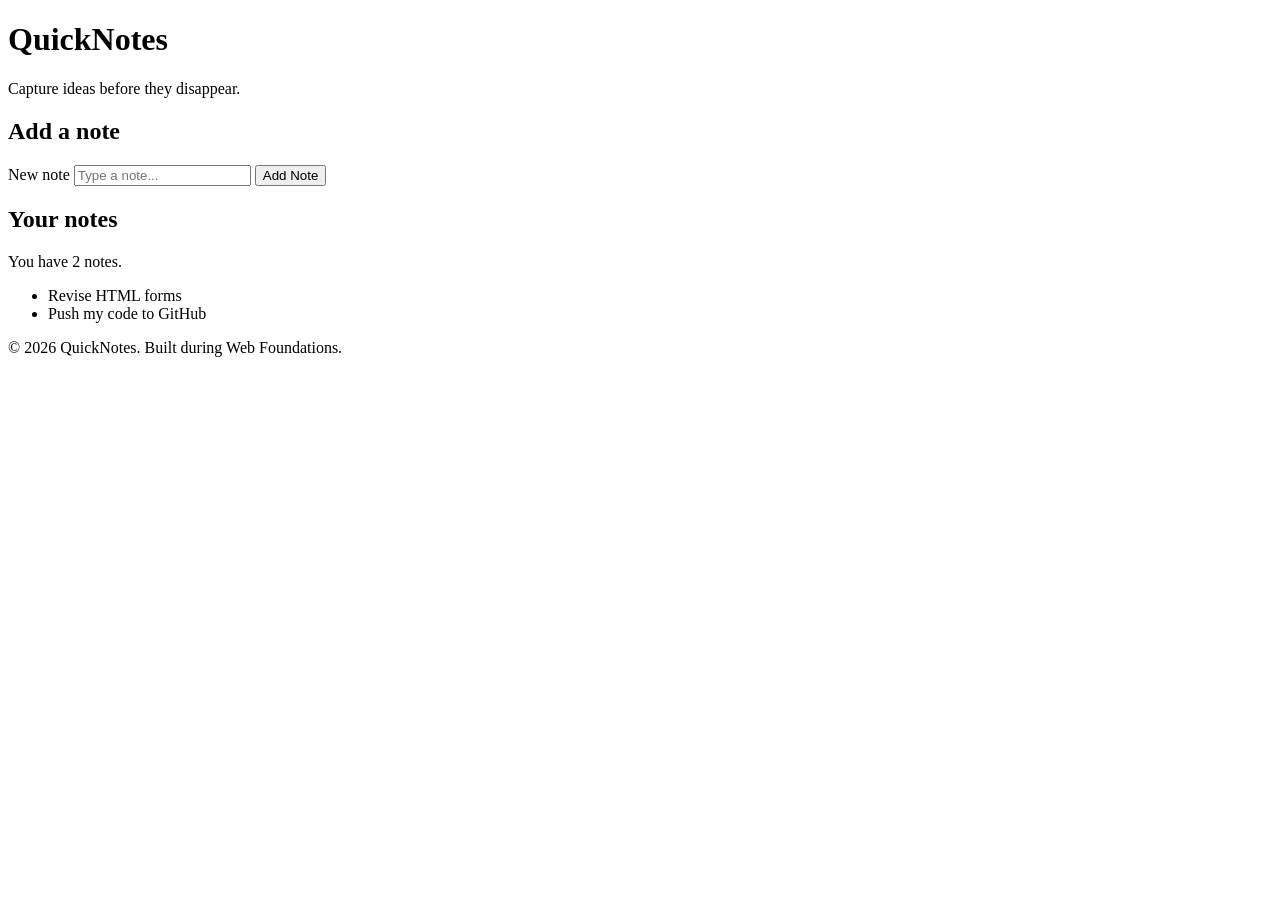
<file: quicknotes-day1/index.html>
<!DOCTYPE html>
<html lang="en">
  <head>
    <meta charset="UTF-8" />
    <meta name="viewport" content="width=device-width, initial-scale=1.0" />
    <title>QuickNotes</title>
  </head>
  <body>
    <header>
      <h1>QuickNotes</h1>
      <p>Capture ideas before they disappear.</p>
    </header>
 
    <main>
      <section>
        <h2>Add a note</h2>
        <form id="note-form">
          <label for="note-input">New note</label>
          <input type="text" id="note-input" placeholder="Type a note..." />
          <button type="submit">Add Note</button>
        </form>
      </section>
 
      <section>
        <h2>Your notes</h2>
        <p id="note-count">You have 2 notes.</p>
        <ul id="notes-list">
          <li>Revise HTML forms</li>
          <li>Push my code to GitHub</li>
        </ul>
      </section>
    </main>
 
    <footer>
      <p>&copy; 2026 QuickNotes. Built during Web Foundations.</p>
    </footer>
  </body>
</html>
</file>
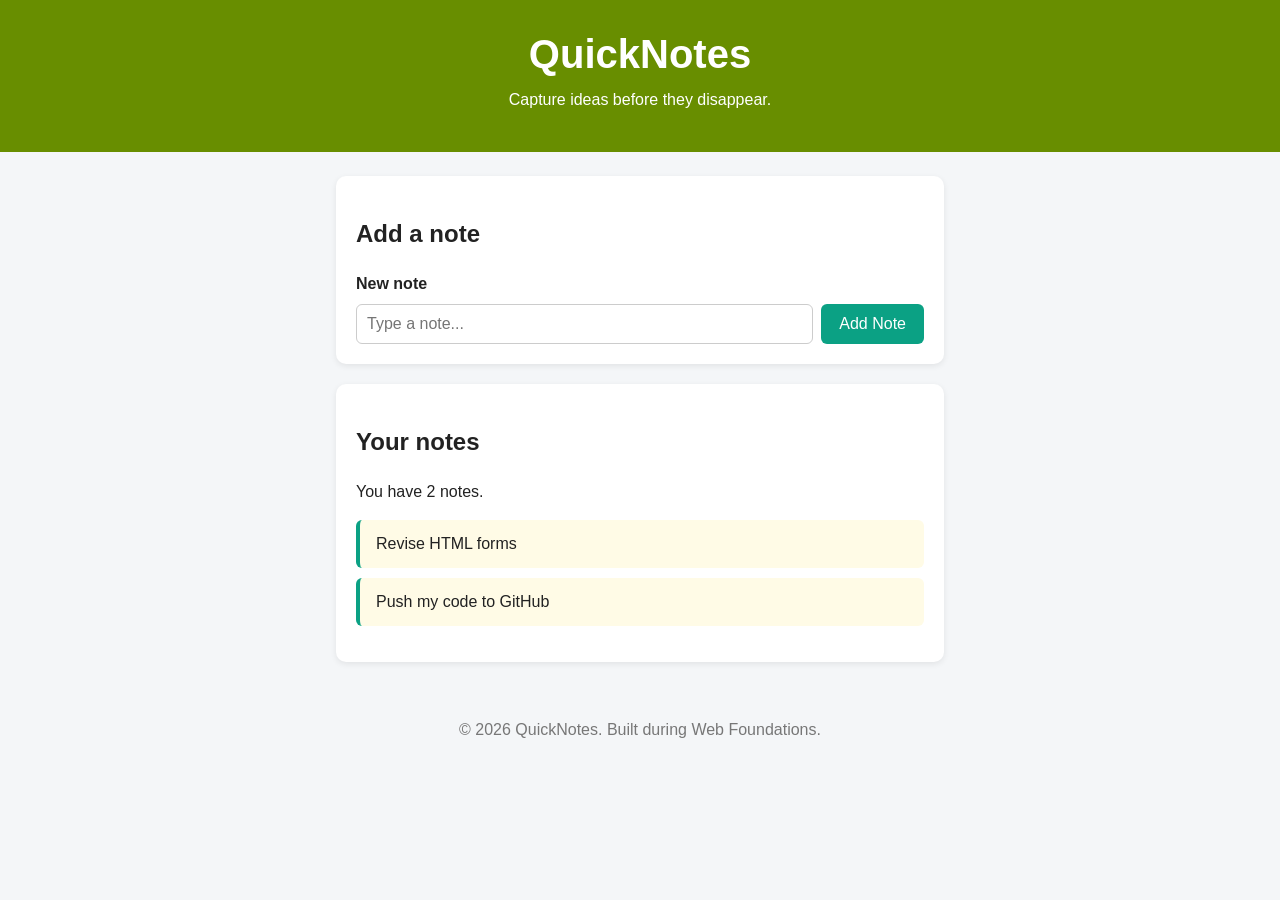
<file: quicknotes-day2/index.html>
<!DOCTYPE html>
<html lang="en">
  <head>
    <meta charset="UTF-8" />
    <meta name="viewport" content="width=device-width, initial-scale=1.0" />
    <link rel="stylesheet" href="styles.css" />
    <title>QuickNotes</title>
  </head>
  <body>
    <header>
      <h1>QuickNotes</h1>
      <p>Capture ideas before they disappear.</p>
    </header>
 
    <main>
      <section>
        <h2>Add a note</h2>
        <form id="note-form">
          <label for="note-input">New note</label>
          <input type="text" id="note-input" placeholder="Type a note..." />
          <button type="submit">Add Note</button>
        </form>
      </section>
 
      <section>
        <h2>Your notes</h2>
        <p id="note-count">You have 2 notes.</p>
        <ul id="notes-list">
          <li>Revise HTML forms</li>
          <li>Push my code to GitHub</li>
        </ul>
      </section>
    </main>
 
    <footer>
      <p>&copy; 2026 QuickNotes. Built during Web Foundations.</p>
    </footer>
  </body>
</html>
</file>
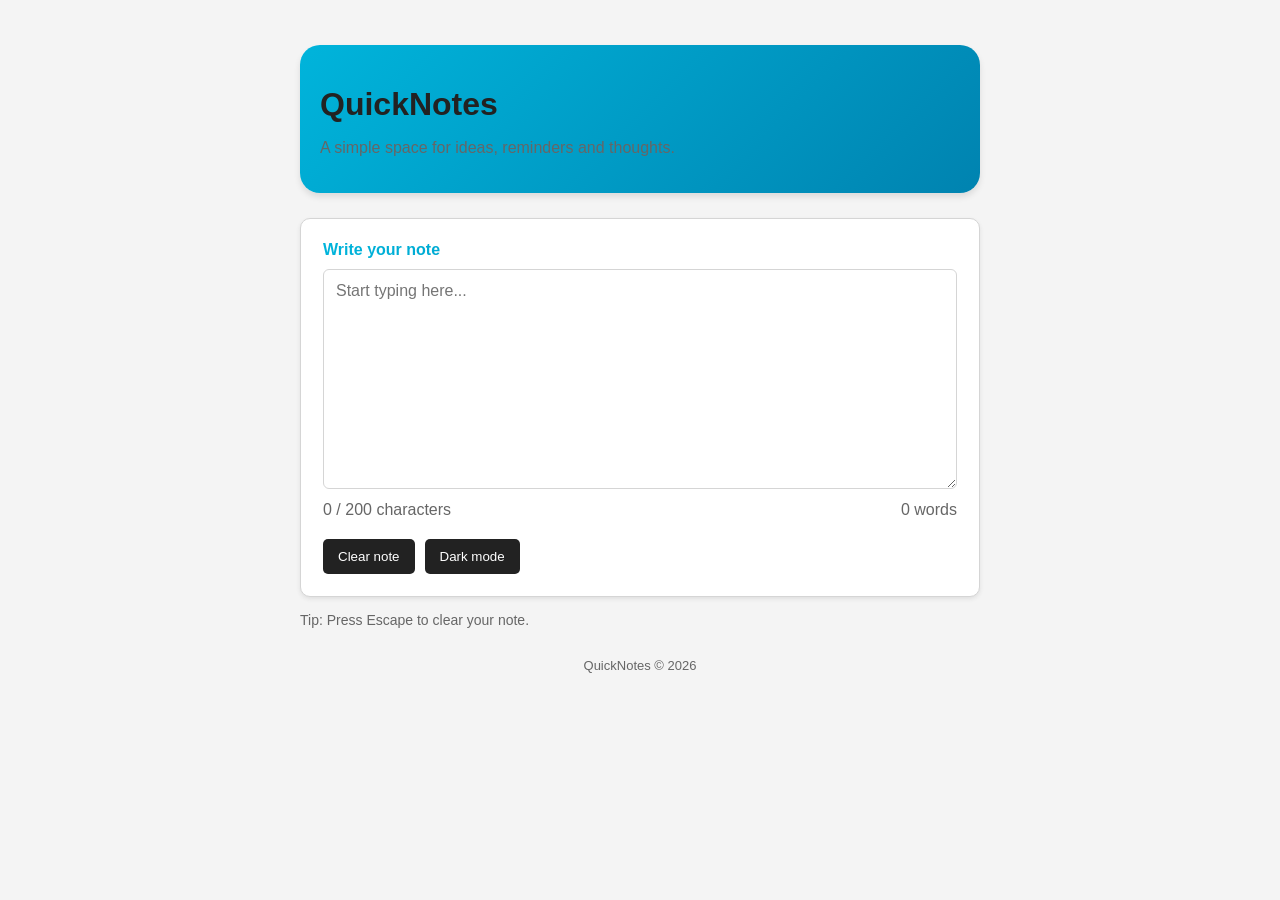
<file: quicknotes-day4/index.html>
<!DOCTYPE html>
<html lang="en">
<head>
    <meta charset="UTF-8">
    <meta name="viewport" content="width=device-width, initial-scale=1.0">
    <title>QuickNotes - Writing Pad</title>

    <link rel="stylesheet" href="styles.css">
    <script src="script.js" defer></script>
</head>

<body>

    <main class="container">

        <header>
            <h1>QuickNotes</h1>
            <p>A simple space for ideas, reminders and thoughts.</p>
        </header>

        <section class="note-card">
            <label for="note-text">Write your note</label>

            <textarea
                id="note-text"
                placeholder="Start typing here..."
                rows="10"
            ></textarea>

            <div class="note-info">
                <p id="char-count">0 / 200 characters</p>
                <p id="word-count">0 words</p>
            </div>

            <div class="buttons">
                <button id="clear-btn" type="button">Clear note</button>
                <button id="theme-toggle" type="button">Dark mode</button>
            </div>
        </section>

        <p class="tip">Tip: Press Escape to clear your note.</p>

        <footer>
            <p>QuickNotes &copy; 2026</p>
        </footer>

    </main>

</body>
</html>
</file>
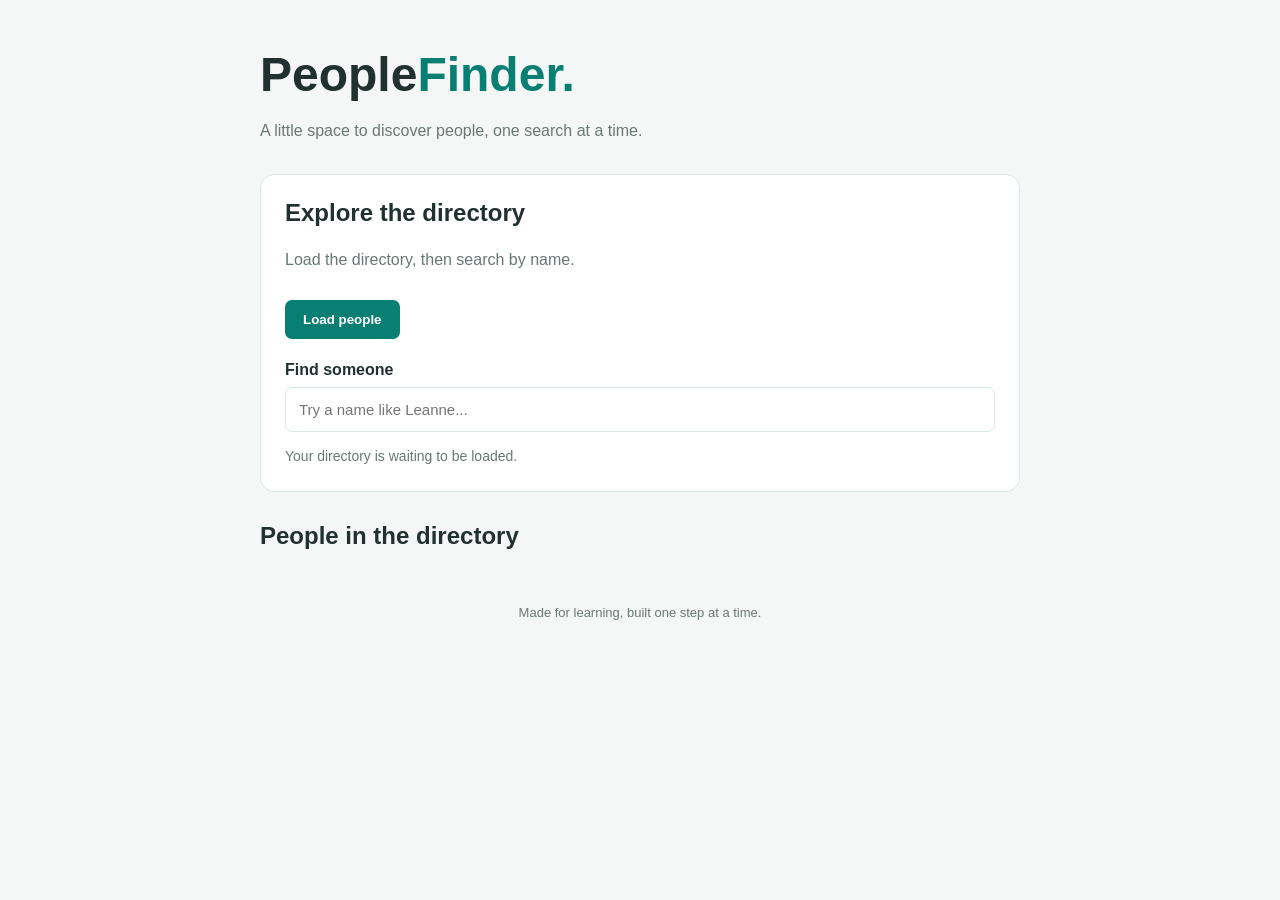
<file: quicknotes-day5/index.html>
<!DOCTYPE html>
<html lang="en">
<head>
    <meta charset="UTF-8">
    <meta name="viewport" content="width=device-width, initial-scale=1.0">
    <title>People Finder | Day 5</title>
    <link rel="stylesheet" href="styles.css">
    <script src="users.js" defer></script>
</head>

<body>
    <header class="page-header">
        <h1>People<span>Finder.</span></h1>
        <p class="intro">
            A little space to discover people, one search at a time.
        </p>
    </header>

    <main class="container">
        <section class="search-panel">
            <div class="section-heading">
                <h2>Explore the directory</h2>
                <p>Load the directory, then search by name.</p>
            </div>

            <button id="load-users" type="button">
                Load people
            </button>

            <label for="filter-input">Find someone</label>
            <input
                type="text"
                id="filter-input"
                placeholder="Try a name like Leanne..."
            >

            <p id="status" aria-live="polite">
                Your directory is waiting to be loaded.
            </p>
        </section>

        <section class="results-section">
            <h2>People in the directory</h2>
            <ul id="users-list"></ul>
        </section>
    </main>

    <footer>
        <p>Made for learning, built one step at a time.</p>
    </footer>
</body>
</html>
</file>
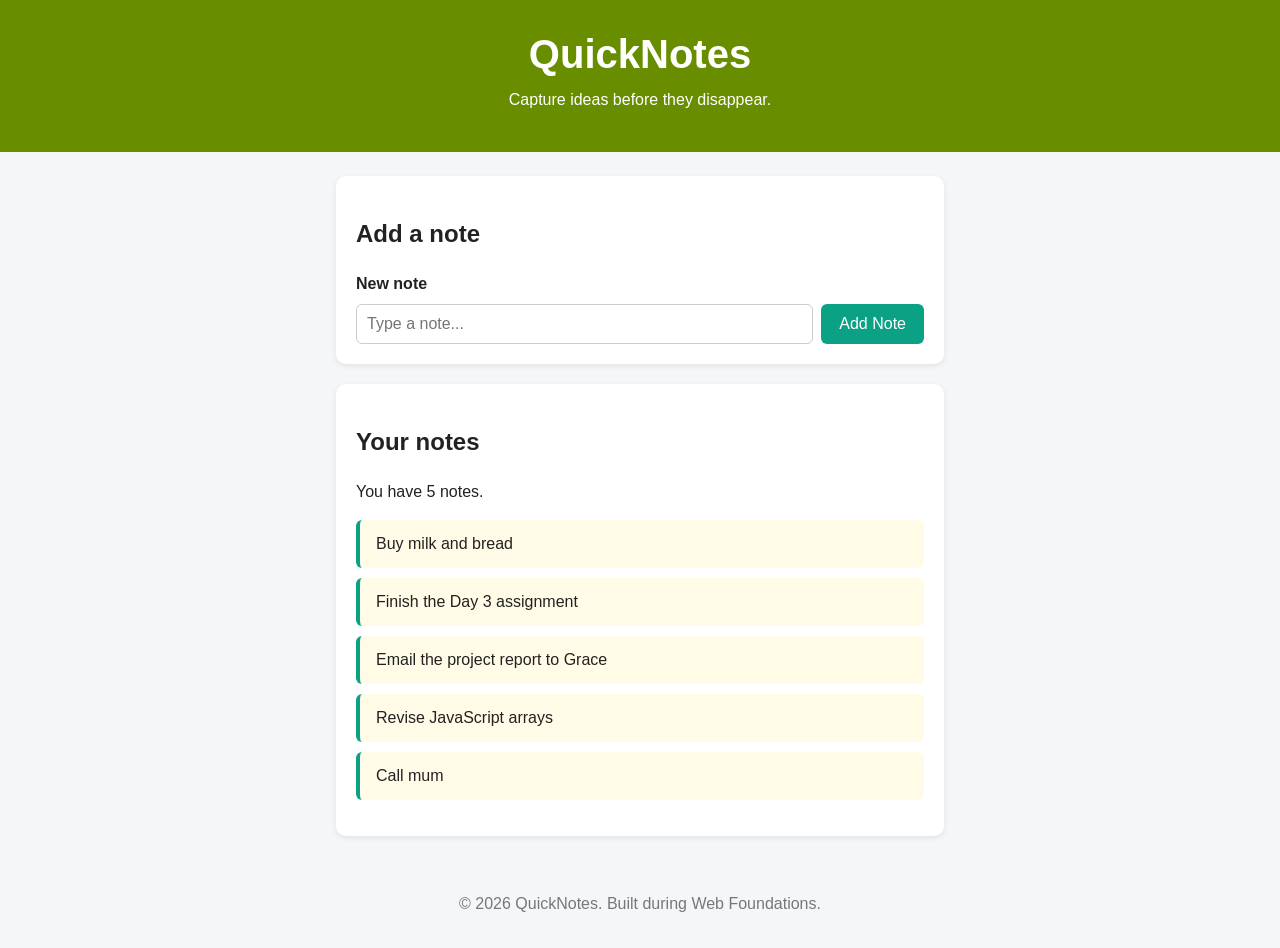
<file: quicknotes-day3/javascript/index.html>
<!DOCTYPE html>
<html lang="en">
  <head>
    <meta charset="UTF-8" />
    <meta name="viewport" content="width=device-width, initial-scale=1.0" />
    <link rel="stylesheet" href="styles.css" />
    <title>QuickNotes</title>
    <script src="script.js" defer></script>
  </head>
  <body>
    <header>
      <h1>QuickNotes</h1>
      <p>Capture ideas before they disappear.</p>
    </header>

    <main>
      <section>
        <h2>Add a note</h2>
        <form id="note-form">
          <label for="note-input">New note</label>
          <input
            type="text"
            id="note-input"
            placeholder="Type a note..."
          />
          <button type="submit">Add Note</button>
        </form>
      </section>

      <section>
        <h2>Your notes</h2>
        <p id="note-count">You have 5 notes.</p>
        <ul id="notes-list">
          <li>Buy milk and bread</li>
          <li>Finish the Day 3 assignment</li>
          <li>Email the project report to Grace</li>
          <li>Revise JavaScript arrays</li>
          <li>Call mum</li>
        </ul>
      </section>
    </main>

    <footer>
      <p>&copy; 2026 QuickNotes. Built during Web Foundations.</p>
    </footer>
  </body>
</html>
</file>
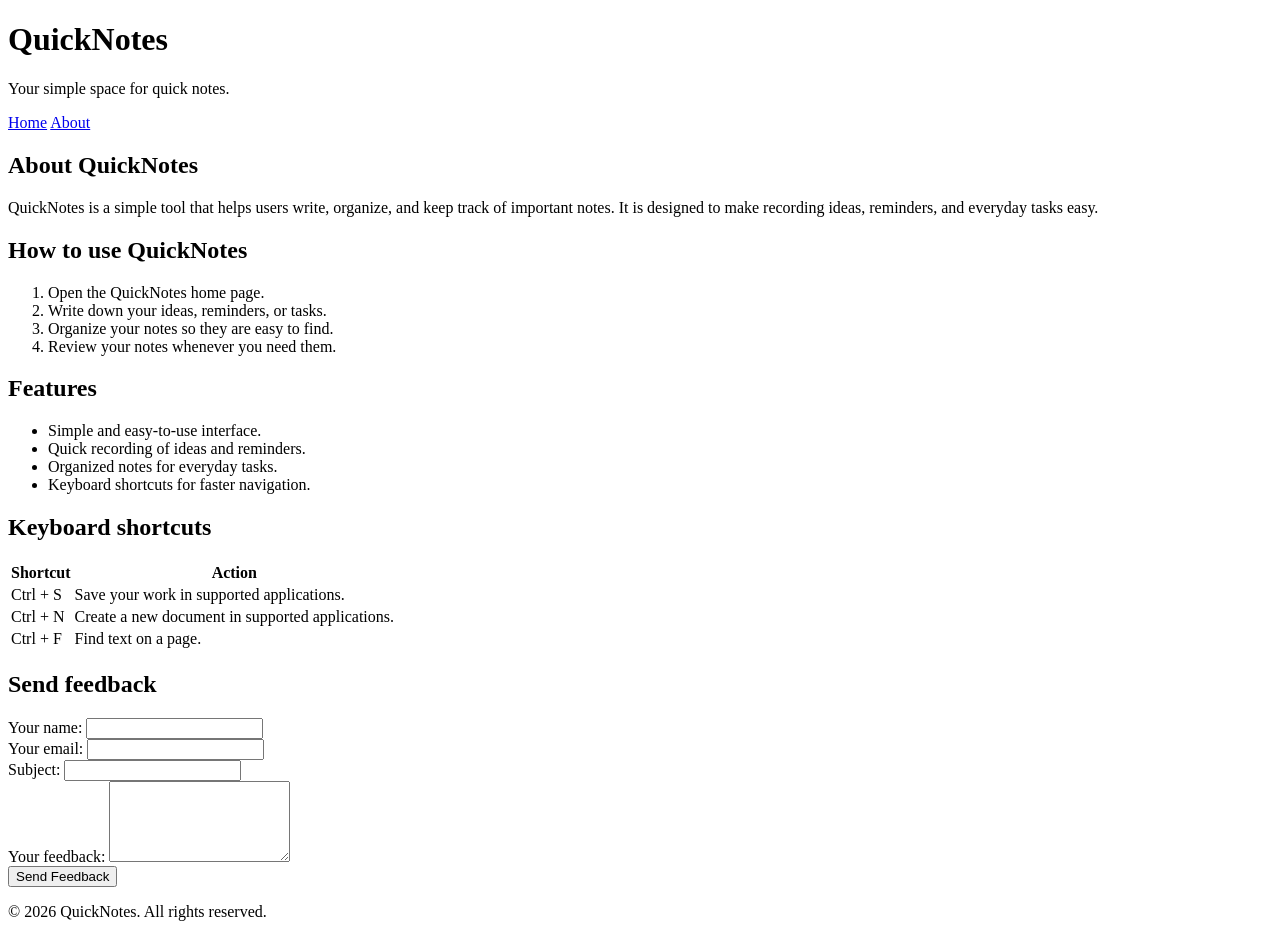
<file: quicknotes-day1/about.html>
<!DOCTYPE html>
<html lang="en">
<head>
    <meta charset="UTF-8">
    <meta name="viewport" content="width=device-width, initial-scale=1.0">
    <title>About QuickNotes</title>
</head>
<body>

    <header>
        <h1>QuickNotes</h1>
        <p>Your simple space for quick notes.</p>

        <nav>
            <a href="index.html">Home</a>
            <a href="about.html">About</a>
        </nav>
    </header>

    <main>
        <h2>About QuickNotes</h2>

        <p>
            QuickNotes is a simple tool that helps users write, organize,
            and keep track of important notes. It is designed to make
            recording ideas, reminders, and everyday tasks easy.
        </p>

        <section>
            <h2>How to use QuickNotes</h2>
            <ol>
                <li>Open the QuickNotes home page.</li>
                <li>Write down your ideas, reminders, or tasks.</li>
                <li>Organize your notes so they are easy to find.</li>
                <li>Review your notes whenever you need them.</li>
            </ol>
        </section>

        <section>
            <h2>Features</h2>
            <ul>
                <li>Simple and easy-to-use interface.</li>
                <li>Quick recording of ideas and reminders.</li>
                <li>Organized notes for everyday tasks.</li>
                <li>Keyboard shortcuts for faster navigation.</li>
            </ul>
        </section>

        <section>
            <h2>Keyboard shortcuts</h2>
            <table>
                <thead>
                    <tr>
                        <th scope="col">Shortcut</th>
                        <th scope="col">Action</th>
                    </tr>
                </thead>
                <tbody>
                    <tr>
                        <td>Ctrl + S</td>
                        <td>Save your work in supported applications.</td>
                    </tr>
                    <tr>
                        <td>Ctrl + N</td>
                        <td>Create a new document in supported applications.</td>
                    </tr>
                    <tr>
                        <td>Ctrl + F</td>
                        <td>Find text on a page.</td>
                    </tr>
                </tbody>
            </table>
        </section>

        <section>
            <h2>Send feedback</h2>

            <form action="#" method="post">
                <div>
                    <label for="name">Your name:</label>
                    <input type="text" id="name" name="name" required>
                </div>

                <div>
                    <label for="email">Your email:</label>
                    <input type="email" id="email" name="email" required>
                </div>

                <div>
                    <label for="subject">Subject:</label>
                    <input type="text" id="subject" name="subject" required>
                </div>

                <div>
                    <label for="message">Your feedback:</label>
                    <textarea id="message" name="message"
                        rows="5" required></textarea>
                </div>

                <button type="submit">Send Feedback</button>
            </form>
        </section>
    </main>

    <footer>
        <p>&copy; 2026 QuickNotes. All rights reserved.</p>
    </footer>

</body>
</html>
</file>
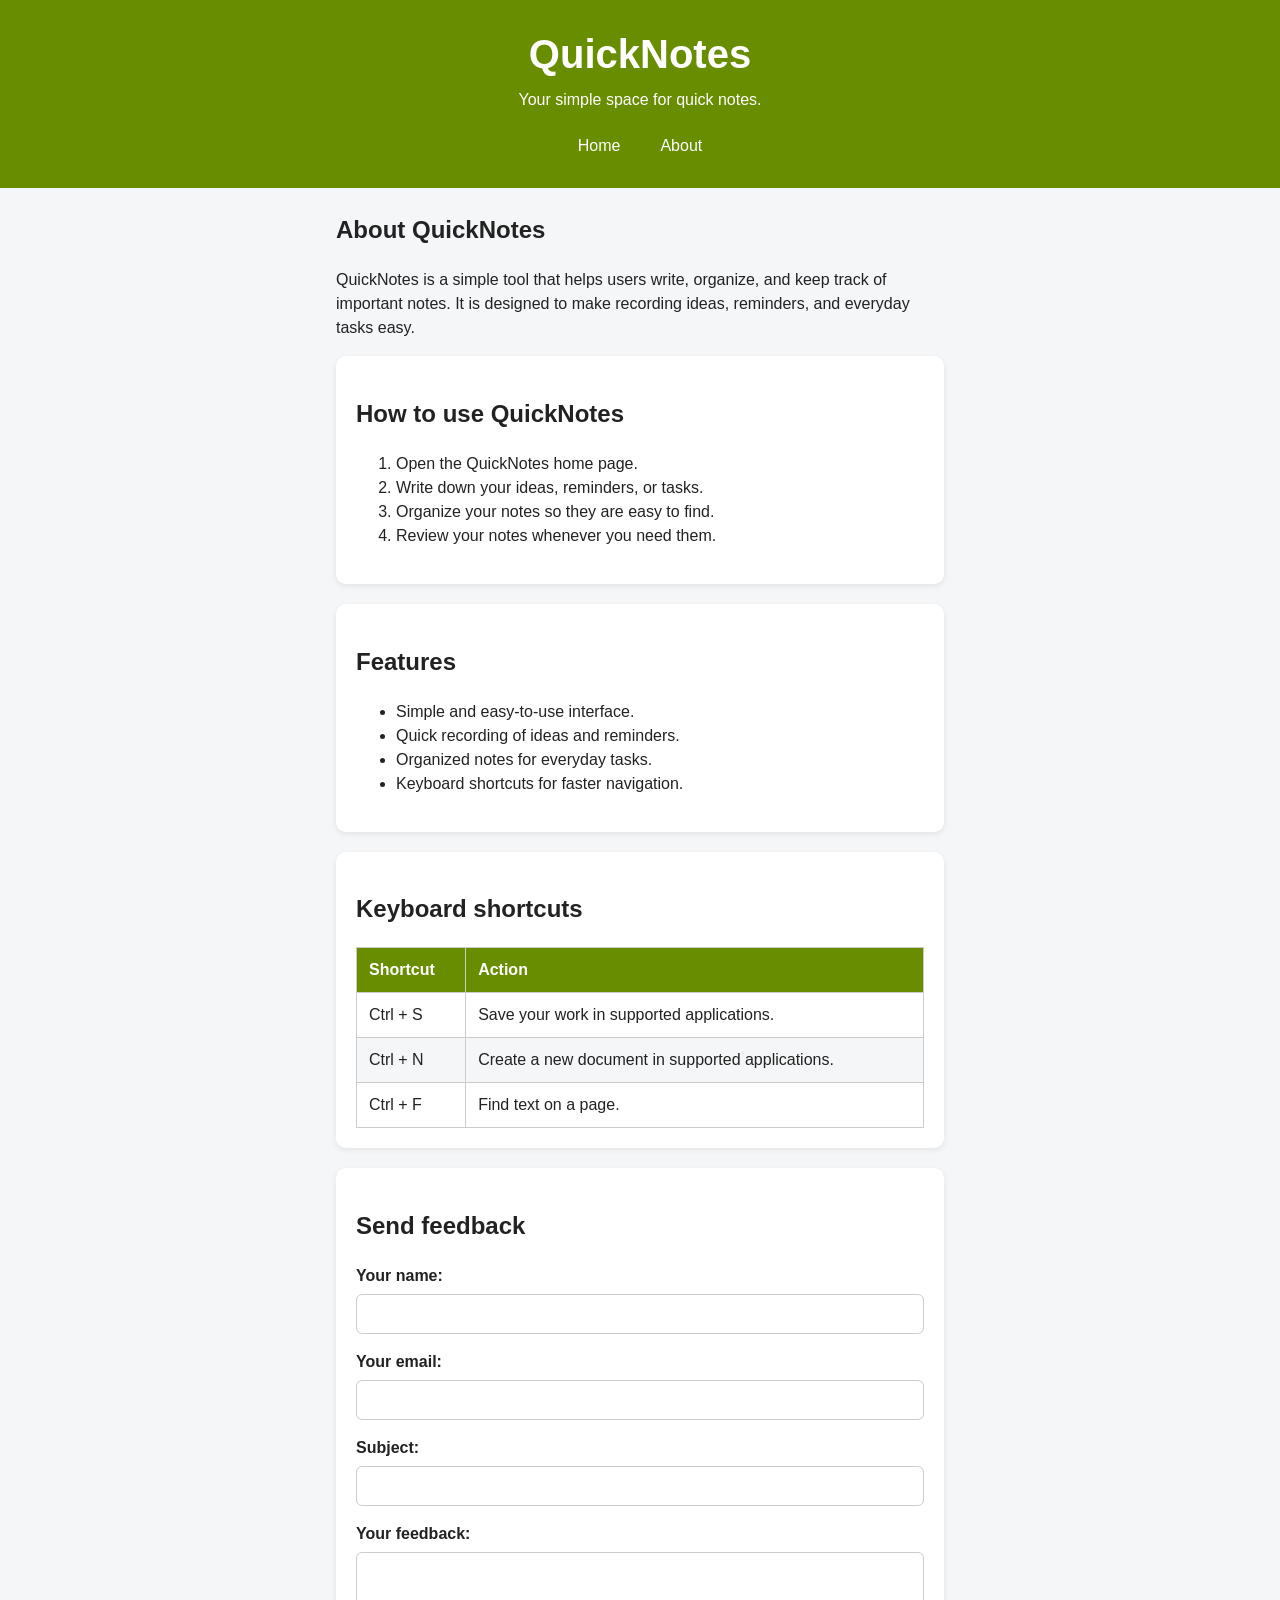
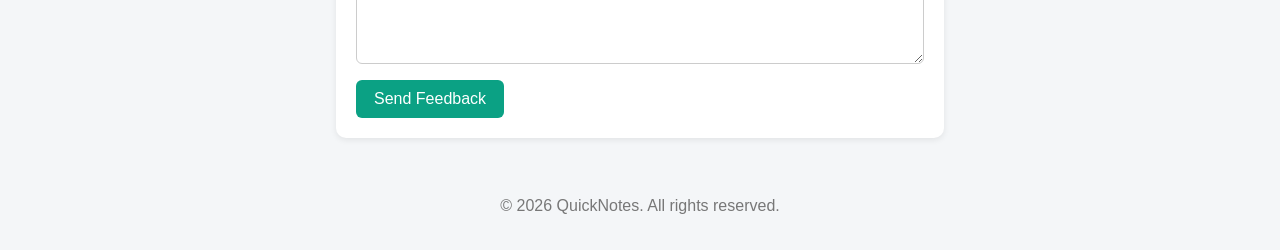
<file: quicknotes-day2/about.html>
<!DOCTYPE html>
<html lang="en">
<head>
    <meta charset="UTF-8">
    <meta name="viewport" content="width=device-width, initial-scale=1.0">
    <link rel="stylesheet" href="styles.css">
    <title>About QuickNotes</title>
</head>
<body>

    <header>
        <h1>QuickNotes</h1>
        <p>Your simple space for quick notes.</p>

        <nav>
            <a href="index.html">Home</a>
            <a href="about.html">About</a>
        </nav>
    </header>

    <main>
        <h2>About QuickNotes</h2>

        <p>
            QuickNotes is a simple tool that helps users write, organize,
            and keep track of important notes. It is designed to make
            recording ideas, reminders, and everyday tasks easy.
        </p>

        <section>
            <h2>How to use QuickNotes</h2>
            <ol>
                <li>Open the QuickNotes home page.</li>
                <li>Write down your ideas, reminders, or tasks.</li>
                <li>Organize your notes so they are easy to find.</li>
                <li>Review your notes whenever you need them.</li>
            </ol>
        </section>

        <section>
            <h2>Features</h2>
            <ul>
                <li>Simple and easy-to-use interface.</li>
                <li>Quick recording of ideas and reminders.</li>
                <li>Organized notes for everyday tasks.</li>
                <li>Keyboard shortcuts for faster navigation.</li>
            </ul>
        </section>

        <section>
            <h2>Keyboard shortcuts</h2>
            <table>
                <thead>
                    <tr>
                        <th scope="col">Shortcut</th>
                        <th scope="col">Action</th>
                    </tr>
                </thead>
                <tbody>
                    <tr>
                        <td>Ctrl + S</td>
                        <td>Save your work in supported applications.</td>
                    </tr>
                    <tr>
                        <td>Ctrl + N</td>
                        <td>Create a new document in supported applications.</td>
                    </tr>
                    <tr>
                        <td>Ctrl + F</td>
                        <td>Find text on a page.</td>
                    </tr>
                </tbody>
            </table>
        </section>

        <section>
            <h2>Send feedback</h2>

            <form action="#" method="post">
                <div>
                    <label for="name">Your name:</label>
                    <input type="text" id="name" name="name" required>
                </div>

                <div>
                    <label for="email">Your email:</label>
                    <input type="email" id="email" name="email" required>
                </div>

                <div>
                    <label for="subject">Subject:</label>
                    <input type="text" id="subject" name="subject" required>
                </div>

                <div>
                    <label for="message">Your feedback:</label>
                    <textarea id="message" name="message"
                        rows="5" required></textarea>
                </div>

                <button type="submit">Send Feedback</button>
            </form>
        </section>
    </main>

    <footer>
        <p>&copy; 2026 QuickNotes. All rights reserved.</p>
    </footer>

</body>
</html>
</file>
<file: quicknotes-day2/styles.css>
/* 1. Reset */
*,
*::before,
*::after {
  box-sizing: border-box;
}

body {
  margin: 0;
  font-family: "Segoe UI", Arial, sans-serif;
  background-color: #f4f6f8;
  color: #222;
  line-height: 1.5;
}

/* 2. Header */
header {
  background-color: #688e00;
  color: white;
  text-align: center;
  padding: 24px 16px;
}

header h1 {
  margin: 0;
  font-size: 2.5rem;
}

header p {
  margin: 4px 0 16px;
}

/* 3. Navigation (Flexbox) */
nav {
  display: flex;
  justify-content: center;
  gap: 16px;
}

nav a {
  color: white;
  text-decoration: none;
  padding: 6px 12px;
  border-radius: 6px;
  transition: background-color 0.3s ease, color 0.3s ease;
}

nav a:hover {
  background-color: white;
  color: #85c9069e;
}

/* 4. Centred main and card sections */
main {
  max-width: 640px;
  margin: 24px auto;
  padding: 0 16px;
}

section {
  background: white;
  padding: 20px;
  border-radius: 10px;
  margin-bottom: 20px;
  box-shadow: 0 2px 6px rgba(0, 0, 0, 0.08);
}

/* 5. Features list as a responsive card grid */
.features {
  list-style: none;
  padding: 0;
  margin: 0;
  display: grid;
  grid-template-columns: repeat(auto-fit, minmax(180px, 1fr));
  gap: 16px;
}

.features li {
  background-color: #fffbe6;
  border-left: 4px solid #0ba184;
  padding: 16px;
  border-radius: 8px;
  box-shadow: 0 2px 6px rgba(0, 0, 0, 0.08);
}

/* 6. Shortcuts table */
table {
  width: 100%;
  border-collapse: collapse;
}

th,
td {
  border: 1px solid #ccc;
  padding: 10px 12px;
  text-align: left;
}

th {
  background-color: #688e00;
  color: white;
}

tbody tr:nth-child(even) {
  background-color: #f4f6f8;
}

/* 7. Forms */
/* Home page note form: label on top, input + button in a row */
#note-form {
  display: flex;
  gap: 8px;
  flex-wrap: wrap;
}

#note-form label {
  width: 100%;
  font-weight: bold;
}

#note-input {
  flex: 1;
  padding: 10px;
  border: 1px solid #ccc;
  border-radius: 6px;
  font-size: 1rem;
}

/* Feedback form: fields stacked vertically at full width */
form:not(#note-form) br {
  display: none;
}

form:not(#note-form) div {
  margin-bottom: 16px;
}

form:not(#note-form) label {
  display: block;
  font-weight: bold;
  margin-bottom: 6px;
}

form:not(#note-form) input,
form:not(#note-form) textarea {
  display: block;
  width: 100%;
  padding: 10px;
  border: 1px solid #ccc;
  border-radius: 6px;
  font-size: 1rem;
  font-family: inherit;
}

form:not(#note-form) input:focus,
form:not(#note-form) textarea:focus {
  outline: 2px solid #0ba184;
  border-color: #0ba184;
}

/* 8. Buttons with transition */
button {
  background-color: #0ba184;
  color: white;
  border: none;
  padding: 10px 18px;
  border-radius: 6px;
  font-size: 1rem;
  cursor: pointer;
  transition: background-color 0.3s ease, transform 0.2s ease;
}

button:hover {
  background-color: #088a70;
  transform: translateY(-2px);
}

/* 9. Notes list */
#notes-list {
  list-style: none;
  padding: 0;
}

#notes-list li {
  background-color: #fffbe6;
  border-left: 4px solid #0ba184;
  padding: 12px 16px;
  margin-bottom: 10px;
  border-radius: 6px;
}

/* 10. Footer */
footer {
  text-align: center;
  color: #777;
  padding: 16px;
}

/* 11. Phones */
@media (max-width: 600px) {
  header {
    padding: 14px 12px;
  }

  header h1 {
    font-size: 1.6rem;
  }

  #note-form {
    flex-direction: column;
  }

  th,
  td {
    padding: 8px;
    font-size: 0.9rem;
  }
}
</file>
<file: quicknotes-day4/styles.css>
:root {
    --background: #f4f4f4;
    --card: #ffffff;
    --text: #222222;
    --muted: #666666;
    --border: #d5d5d5;
    --button: #222222;
    --button-text: #ffffff;
}

body.dark {
    --background: #202124;
    --card: #303134;
    --text: #f1f1f1;
    --muted: #b8b8b8;
    --border: #555555;
    --button: #f1f1f1;
    --button-text: #202124;
}

* {
    box-sizing: border-box;
}

body {
    margin: 0;
    font-family: Arial, sans-serif;
    background-color: var(--background);
    color: var(--text);
    transition: 0.2s;
}

.container {
    width: 90%;
    max-width: 680px;
    margin: 45px auto;
}

header {
    margin-bottom: 25px;
    border-radius: 20px;
    padding: 20px;
    font-family: 'Segoe UI', Tahoma, Geneva, Verdana, sans-serif;
    background-image: linear-gradient(135deg, #00b4db, #0083b0);
    box-shadow: 0 4px 6px rgba(0, 0, 0, 0.1);

}

header h1 {
    margin-bottom: 5px;
}

header p,
.tip,
footer {
    color: var(--muted);
}

.note-card {
    background-color: var(--card);
    color: var(--text);
    box-shadow: 0 2px 4px rgba(50, 49, 49, 0.1);
    border: 1px solid var(--border);
    border-radius: 10px;
    padding: 22px;
}

label {
    display: block;
    margin-bottom: 10px;
    font-weight: bold;
    background: linear-gradient(to right, #00b4db, #0083b0);
    background-clip: text;
    -webkit-background-clip: text;
    -webkit-text-fill-color: transparent;

}

textarea {
    width: 100%;
    min-height: 220px;
    padding: 12px;
    resize: vertical;
    border: 1px solid var(--border);
    border-radius: 6px;
    background: var(--card);
    color: var(--text);
    font-family: inherit;
    font-size: 16px;
}

.note-info {
    display: flex;
    justify-content: space-between;
    margin-top: 8px;
}

.note-info p {
    margin: 0;
    color: var(--muted);
}

.warning {
    color: orange !important;
}

.over {
    color: red !important;
    font-weight: bold;
}

.buttons {
    display: flex;
    gap: 10px;
    margin-top: 20px;
    
}

button {
    padding: 10px 15px;
    border: none;
    border-radius: 5px;
    background-color: var(--button);
    color: var(--button-text);
    cursor: pointer;
}

button:hover {
    opacity: 0.9;
    cursor: pointer;
    box-shadow: 0 4px 6px rgba(0, 0, 0, 0.1);
}

.tip {
    font-size: 14px;
    margin-top: 15px;
}

footer {
    text-align: center;
    font-size: 13px;
    margin-top: 30px;
}
</file>
<file: quicknotes-day5/styles.css>
:root {
    --background: #f4f7f5;
    --surface: #ffffff;
    --text: #20312f;
    --muted: #687875;
    --accent: #087f72;
    --highlight: #f2a65a;
    --border: #dce6e2;
}

* {
    box-sizing: border-box;
}

body {
    margin: 0;
    padding: 35px 18px;
    background: var(--background);
    color: var(--text);
    font-family: Arial, sans-serif;
}

.page-header,
.container,
footer {
    max-width: 760px;
    margin-left: auto;
    margin-right: auto;
}

.page-header {
    margin-bottom: 30px;
}

.eyebrow {
    color: var(--accent);
    font-size: 12px;
    font-weight: bold;
    letter-spacing: 2px;
}

h1 {
    font-size: clamp(34px, 7vw, 48px);
    margin: 12px 0;
}

h1 span {
    color: var(--accent);
}

.intro,
.section-heading p {
    color: var(--muted);
    line-height: 1.6;
}

.search-panel {
    padding: 24px;
    background: var(--surface);
    border: 1px solid var(--border);
    border-radius: 14px;
}

.section-heading h2,
.results-section h2 {
    margin-top: 0;
}

button {
    padding: 12px 18px;
    margin: 12px 0 22px;
    border: none;
    border-radius: 7px;
    background: var(--accent);
    color: white;
    font-weight: bold;
    cursor: pointer;
}

button:hover {
    opacity: 0.88;
}

button:disabled {
    opacity: 0.55;
    cursor: wait;
}

label {
    display: block;
    margin-bottom: 8px;
    font-weight: bold;
}

input {
    width: 100%;
    padding: 13px;
    border: 1px solid var(--border);
    border-radius: 7px;
    font-size: 15px;
    background: var(--surface);
    color: var(--text);
}

input:focus {
    outline: 2px solid var(--highlight);
    border-color: transparent;
}

#status {
    color: var(--muted);
    font-size: 14px;
    line-height: 1.5;
    margin-bottom: 0;
}

.results-section {
    margin-top: 30px;
}

#users-list {
    list-style: none;
    padding: 0;
    display: grid;
    grid-template-columns: repeat(auto-fit, minmax(240px, 1fr));
    gap: 14px;
}

#users-list li {
    padding: 18px;
    background: var(--surface);
    border: 1px solid var(--border);
    border-top: 4px solid var(--highlight);
    border-radius: 10px;
    overflow-wrap: anywhere;
}

#users-list h2 {
    font-size: 18px;
    margin: 0 0 14px;
    color: var(--accent);
}

#users-list p {
    font-size: 14px;
    line-height: 1.5;
    margin: 8px 0;
}

footer {
    margin-top: 35px;
    text-align: center;
    color: var(--muted);
    font-size: 13px;
}
</file>
<file: quicknotes-day3/javascript/styles.css>
/* 1. Reset */
*,
*::before,
*::after {
  box-sizing: border-box;
}

body {
  margin: 0;
  font-family: "Segoe UI", Arial, sans-serif;
  background-color: #f4f6f8;
  color: #222;
  line-height: 1.5;
}

/* 2. Header */
header {
  background-color: #688e00;
  color: white;
  text-align: center;
  padding: 24px 16px;
}

header h1 {
  margin: 0;
  font-size: 2.5rem;
}

header p {
  margin: 4px 0 16px;
}

/* 3. Navigation (Flexbox) */
nav {
  display: flex;
  justify-content: center;
  gap: 16px;
}

nav a {
  color: white;
  text-decoration: none;
  padding: 6px 12px;
  border-radius: 6px;
  transition: background-color 0.3s ease, color 0.3s ease;
}

nav a:hover {
  background-color: white;
  color: #85c9069e;
}

/* 4. Centred main and card sections */
main {
  max-width: 640px;
  margin: 24px auto;
  padding: 0 16px;
}

section {
  background: white;
  padding: 20px;
  border-radius: 10px;
  margin-bottom: 20px;
  box-shadow: 0 2px 6px rgba(0, 0, 0, 0.08);
}

/* 5. Features list as a responsive card grid */
.features {
  list-style: none;
  padding: 0;
  margin: 0;
  display: grid;
  grid-template-columns: repeat(auto-fit, minmax(180px, 1fr));
  gap: 16px;
}

.features li {
  background-color: #fffbe6;
  border-left: 4px solid #0ba184;
  padding: 16px;
  border-radius: 8px;
  box-shadow: 0 2px 6px rgba(0, 0, 0, 0.08);
}

/* 6. Shortcuts table */
table {
  width: 100%;
  border-collapse: collapse;
}

th,
td {
  border: 1px solid #ccc;
  padding: 10px 12px;
  text-align: left;
}

th {
  background-color: #688e00;
  color: white;
}

tbody tr:nth-child(even) {
  background-color: #f4f6f8;
}

/* 7. Forms */
/* Home page note form: label on top, input + button in a row */
#note-form {
  display: flex;
  gap: 8px;
  flex-wrap: wrap;
}

#note-form label {
  width: 100%;
  font-weight: bold;
}

#note-input {
  flex: 1;
  padding: 10px;
  border: 1px solid #ccc;
  border-radius: 6px;
  font-size: 1rem;
}

/* Feedback form: fields stacked vertically at full width */
form:not(#note-form) br {
  display: none;
}

form:not(#note-form) div {
  margin-bottom: 16px;
}

form:not(#note-form) label {
  display: block;
  font-weight: bold;
  margin-bottom: 6px;
}

form:not(#note-form) input,
form:not(#note-form) textarea {
  display: block;
  width: 100%;
  padding: 10px;
  border: 1px solid #ccc;
  border-radius: 6px;
  font-size: 1rem;
  font-family: inherit;
}

form:not(#note-form) input:focus,
form:not(#note-form) textarea:focus {
  outline: 2px solid #0ba184;
  border-color: #0ba184;
}

/* 8. Buttons with transition */
button {
  background-color: #0ba184;
  color: white;
  border: none;
  padding: 10px 18px;
  border-radius: 6px;
  font-size: 1rem;
  cursor: pointer;
  transition: background-color 0.3s ease, transform 0.2s ease;
}

button:hover {
  background-color: #088a70;
  transform: translateY(-2px);
}

/* 9. Notes list */
#notes-list {
  list-style: none;
  padding: 0;
}

#notes-list li {
  background-color: #fffbe6;
  border-left: 4px solid #0ba184;
  padding: 12px 16px;
  margin-bottom: 10px;
  border-radius: 6px;
}

/* 10. Footer */
footer {
  text-align: center;
  color: #777;
  padding: 16px;
}

/* 11. Phones */
@media (max-width: 600px) {
  header {
    padding: 14px 12px;
  }

  header h1 {
    font-size: 1.6rem;
  }

  #note-form {
    flex-direction: column;
  }

  th,
  td {
    padding: 8px;
    font-size: 0.9rem;
  }
}
</file>
